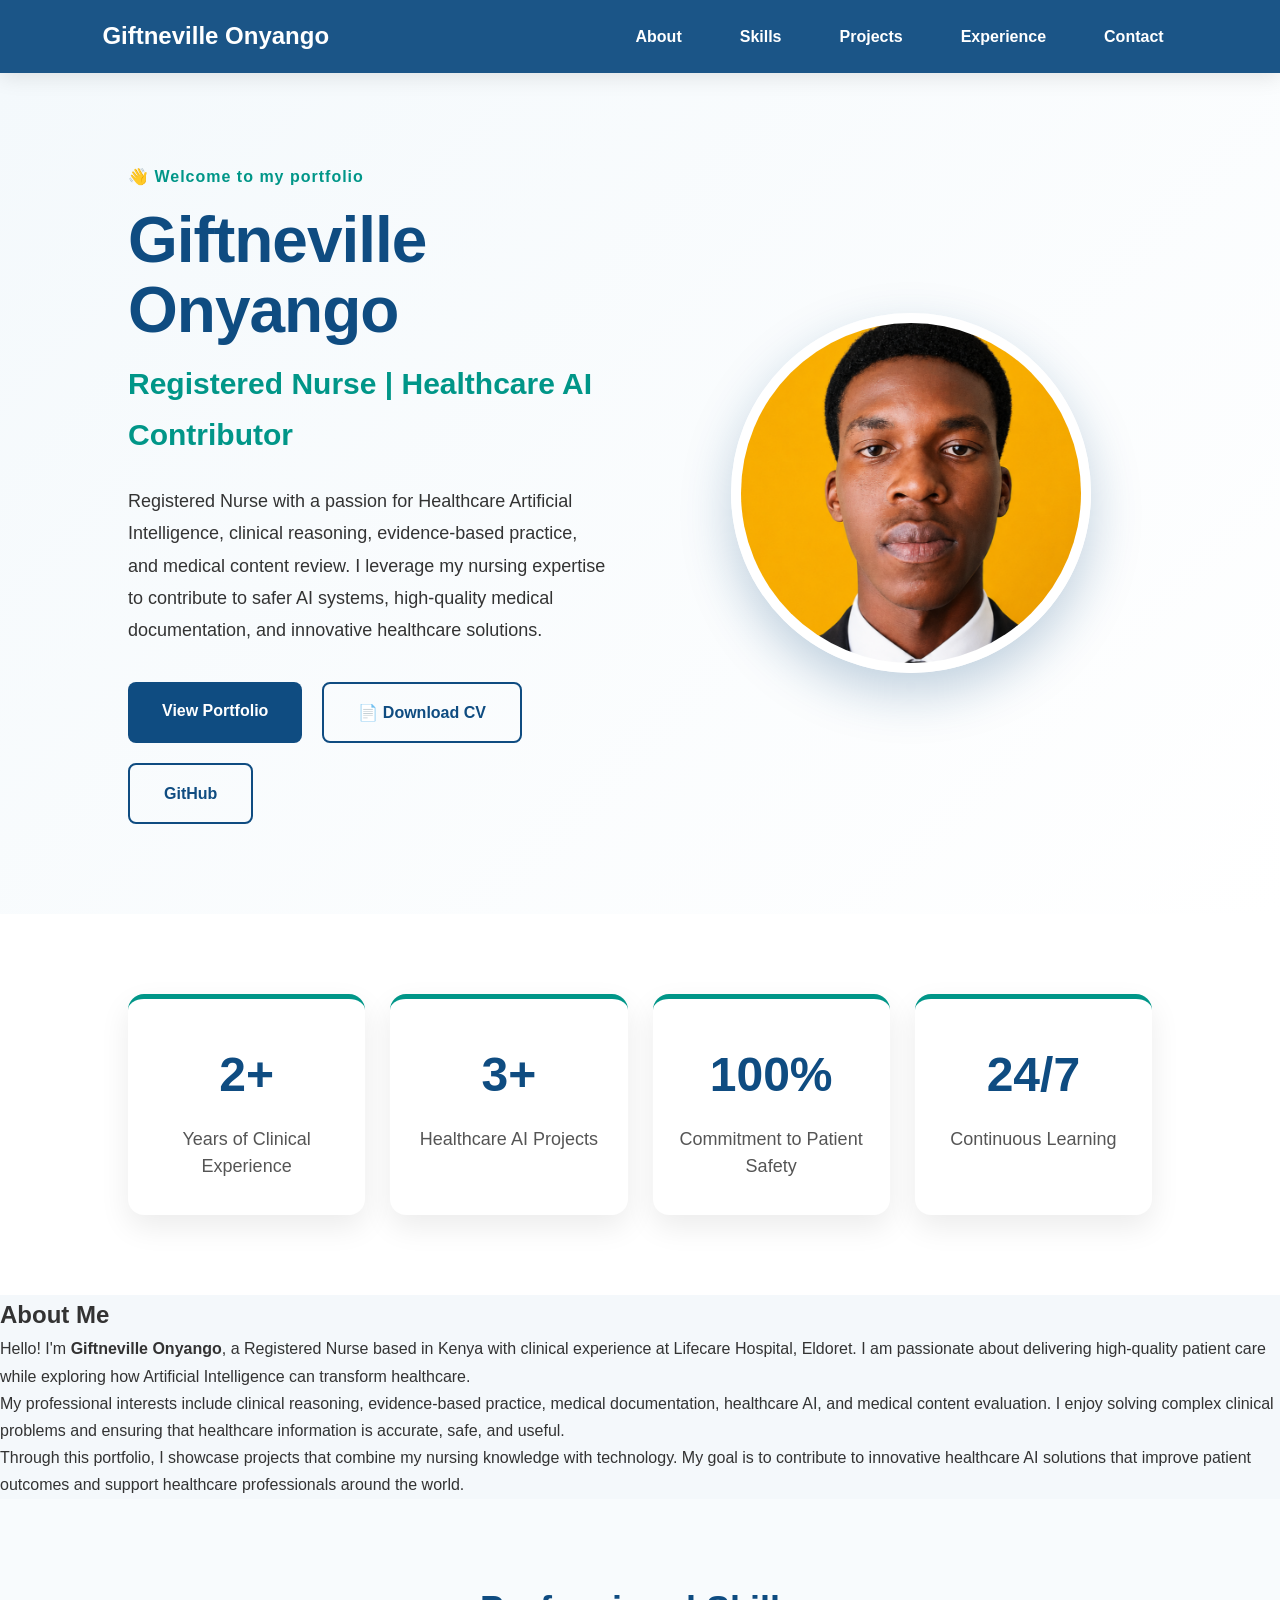
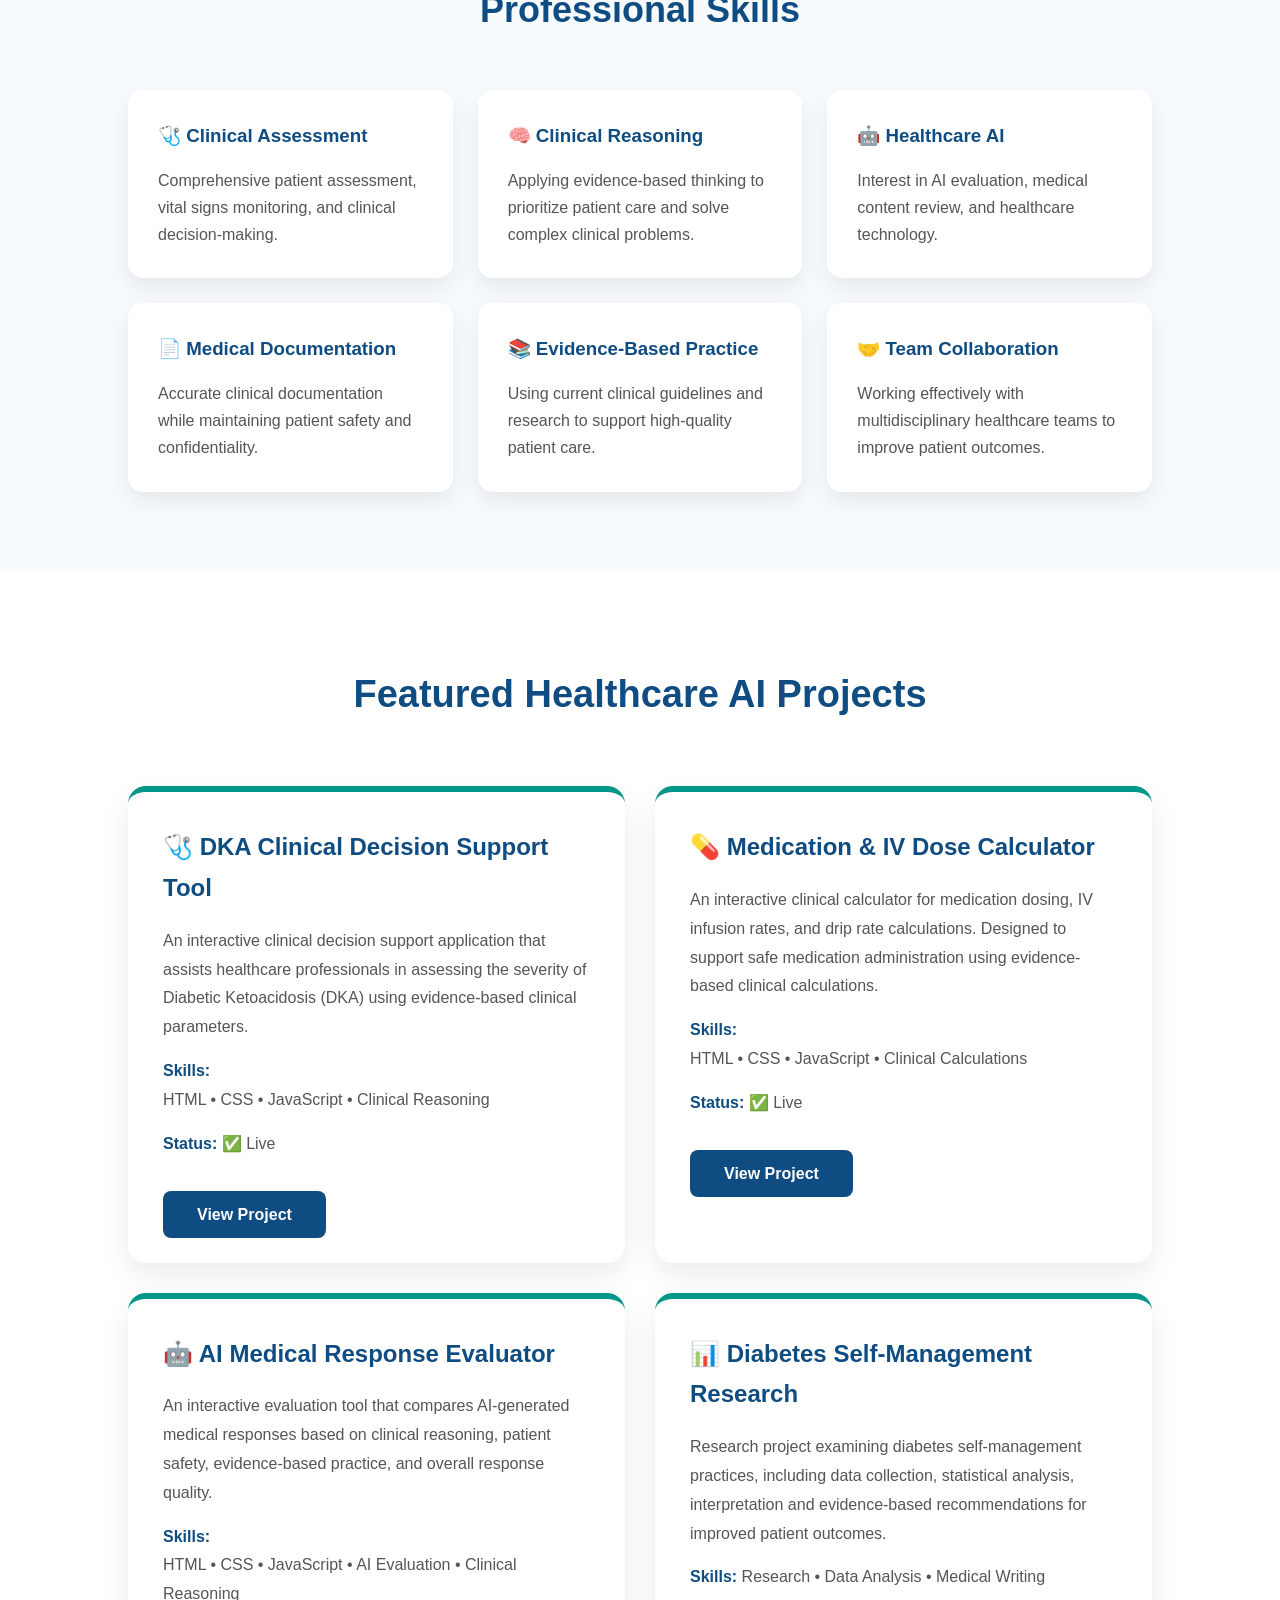
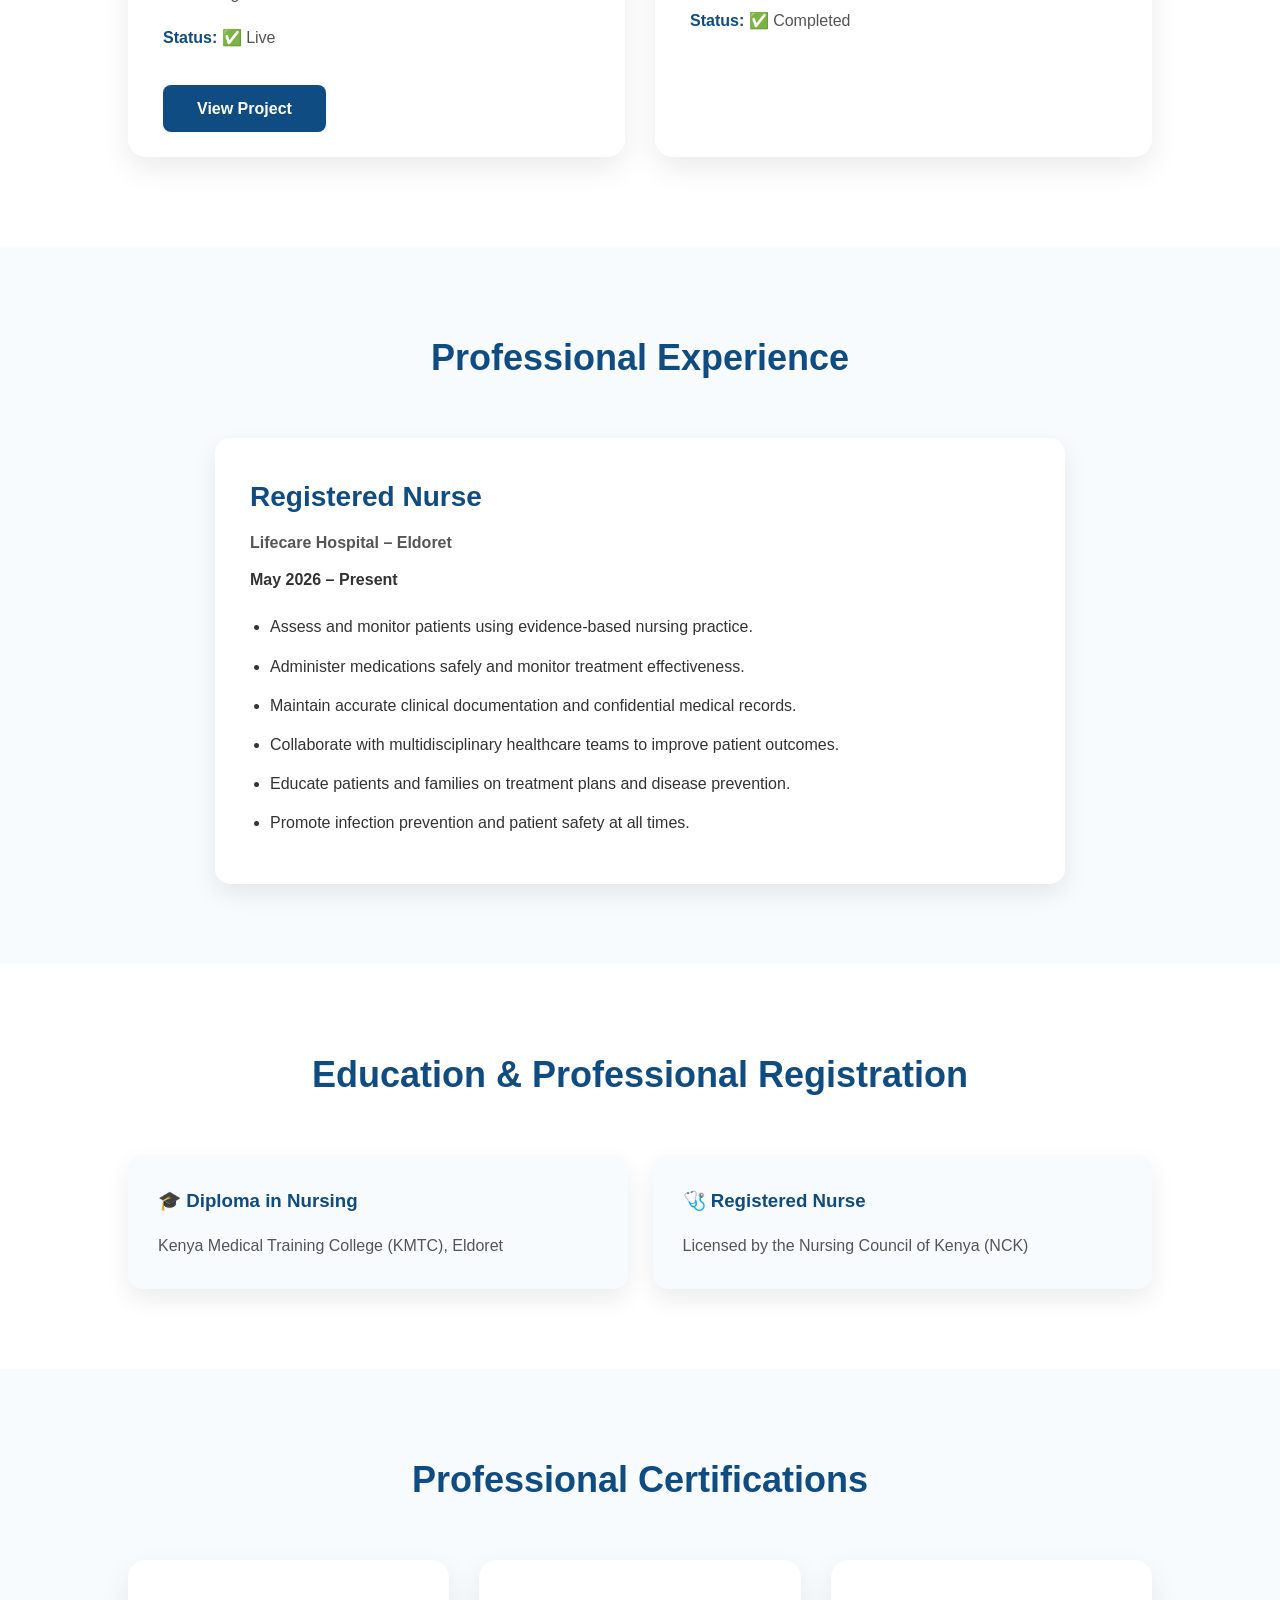
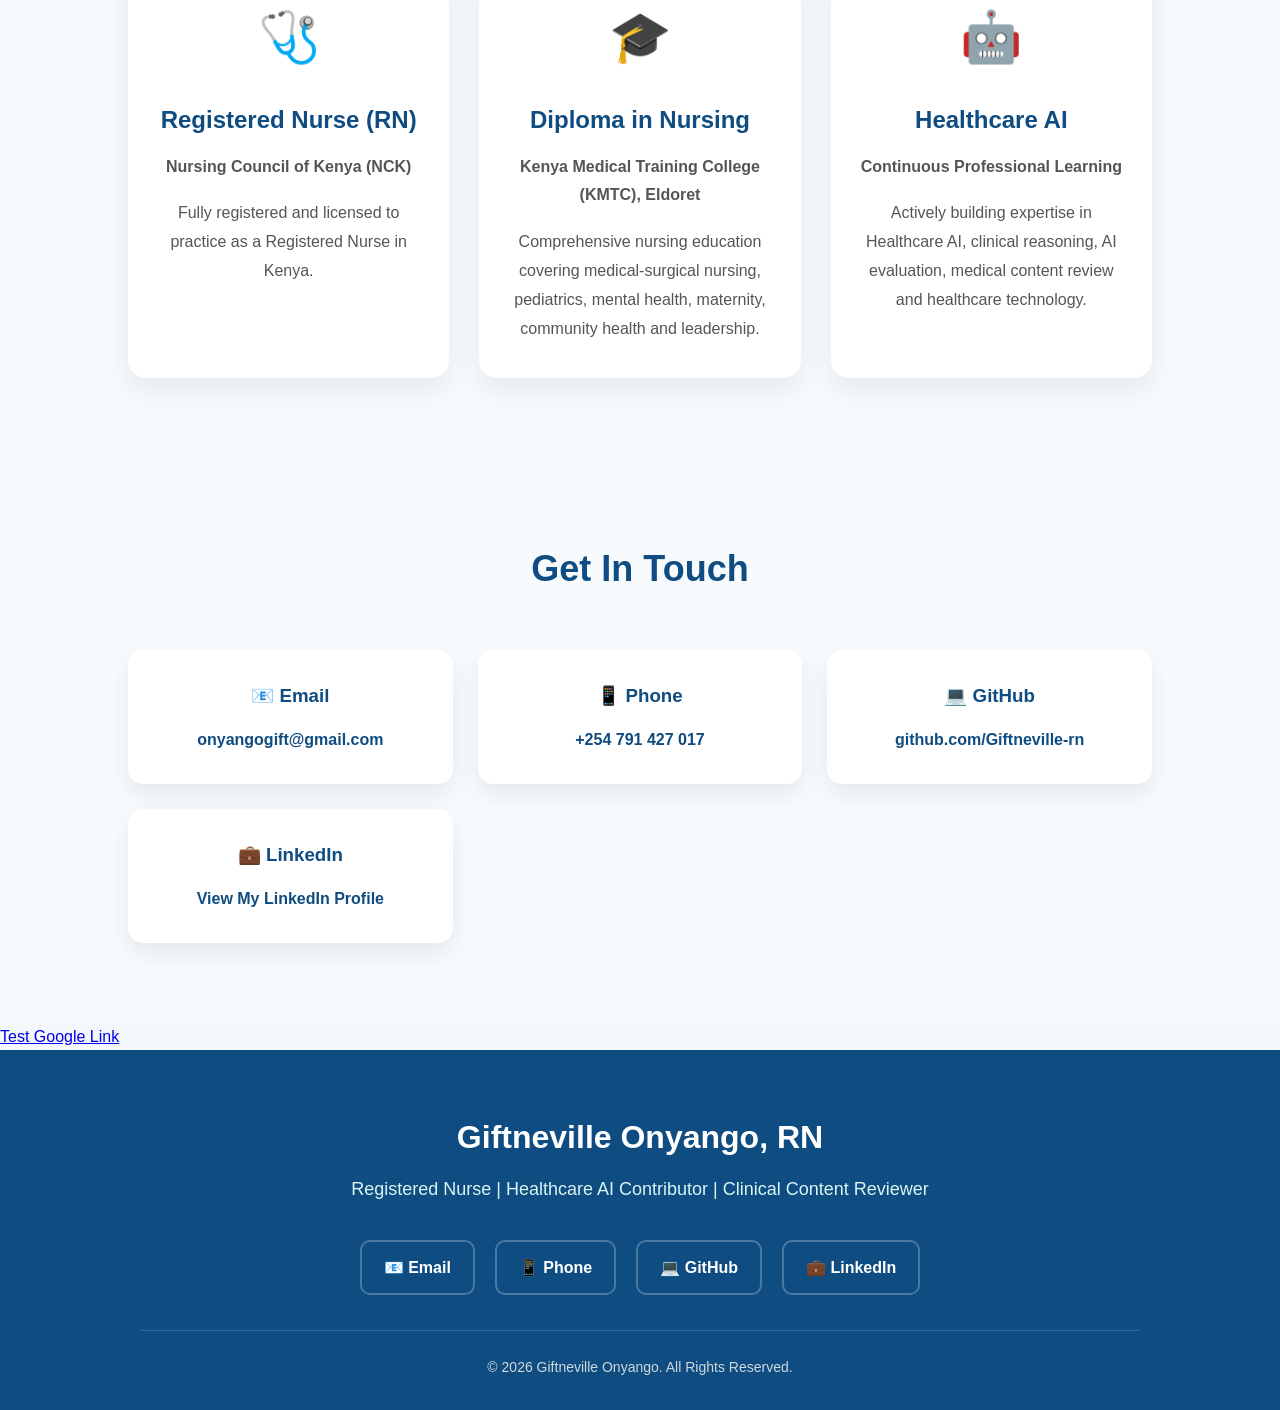
<file: index.html>
<!DOCTYPE html>
<html lang="en">
<head>
<meta charset="UTF-8">
<meta name="viewport" content="width=device-width, initial-scale=1.0">
<title>Giftneville Onyango | Registered Nurse</title>


<link rel="stylesheet" href="style.css">
</head>

<body>

<nav>

<div class="logo">
    Giftneville Onyango
</div>

<ul class="nav-links">

<li><a href="#about">About</a></li>

<li><a href="#skills">Skills</a></li>

<li><a href="#projects">Projects</a></li>

<li><a href="#experience">Experience</a></li>

<li><a href="#contact">Contact</a></li>

</ul>

</nav>

<section class="hero">

    <div class="hero-text">

        <p class="welcome">👋 Welcome to my portfolio</p>

        <h1>Giftneville Onyango</h1>

        <h2>Registered Nurse | Healthcare AI Contributor</h2>

        <p class="hero-description">
            Registered Nurse with a passion for Healthcare Artificial Intelligence,
            clinical reasoning, evidence-based practice, and medical content review.
            I leverage my nursing expertise to contribute to safer AI systems,
            high-quality medical documentation, and innovative healthcare solutions.
        </p>

        <div class="hero-buttons">

            <a href="#projects" class="btn-primary">
                View Portfolio
            </a>

            <a href="files/Giftneville_Onyango_CV.pdf"
   class="btn-secondary"
   download>
    📄 Download CV
</a>

            <a href="https://github.com/Giftneville-rn" target="_blank" class="btn-secondary">
                GitHub
            </a>

        </div>

    </div>

    <div class="hero-image">

        <img src="images/ps3.png" alt="Giftneville Onyango">

    </div>

</section>
<section id="stats">

    <div class="stats-container">

        <div class="stat-card">
            <h2>2+</h2>
            <p>Years of Clinical Experience</p>
        </div>

        <div class="stat-card">
            <h2>3+</h2>
            <p>Healthcare AI Projects</p>
        </div>

        <div class="stat-card">
            <h2>100%</h2>
            <p>Commitment to Patient Safety</p>
        </div>

        <div class="stat-card">
            <h2>24/7</h2>
            <p>Continuous Learning</p>
        </div>

    </div>

</section>
<section id="about">

    <h2>About Me</h2>

    <p>
        Hello! I'm <strong>Giftneville Onyango</strong>, a Registered Nurse based in
        Kenya with clinical experience at Lifecare Hospital, Eldoret. I am
        passionate about delivering high-quality patient care while exploring
        how Artificial Intelligence can transform healthcare.
    </p>

    <p>
        My professional interests include clinical reasoning, evidence-based
        practice, medical documentation, healthcare AI, and medical content
        evaluation. I enjoy solving complex clinical problems and ensuring that
        healthcare information is accurate, safe, and useful.
    </p>

    <p>
        Through this portfolio, I showcase projects that combine my nursing
        knowledge with technology. My goal is to contribute to innovative
        healthcare AI solutions that improve patient outcomes and support
        healthcare professionals around the world.
    </p>

</section>

<section id="skills">

    <h2>Professional Skills</h2>

    <div class="skills-container">

        <div class="skill-card">
            <h3>🩺 Clinical Assessment</h3>
            <p>Comprehensive patient assessment, vital signs monitoring, and clinical decision-making.</p>
        </div>

        <div class="skill-card">
            <h3>🧠 Clinical Reasoning</h3>
            <p>Applying evidence-based thinking to prioritize patient care and solve complex clinical problems.</p>
        </div>

        <div class="skill-card">
            <h3>🤖 Healthcare AI</h3>
            <p>Interest in AI evaluation, medical content review, and healthcare technology.</p>
        </div>

        <div class="skill-card">
            <h3>📄 Medical Documentation</h3>
            <p>Accurate clinical documentation while maintaining patient safety and confidentiality.</p>
        </div>

        <div class="skill-card">
            <h3>📚 Evidence-Based Practice</h3>
            <p>Using current clinical guidelines and research to support high-quality patient care.</p>
        </div>

        <div class="skill-card">
            <h3>🤝 Team Collaboration</h3>
            <p>Working effectively with multidisciplinary healthcare teams to improve patient outcomes.</p>
        </div>

    </div>

</section>
<section id="projects">

    <h2>Featured Healthcare AI Projects</h2>

    <div class="projects-container">

        

       <div class="project-card">

    <h3>🩺 DKA Clinical Decision Support Tool</h3>

    <p>
        An interactive clinical decision support application that assists
        healthcare professionals in assessing the severity of Diabetic
        Ketoacidosis (DKA) using evidence-based clinical parameters.
    </p>

    <p>
        <strong>Skills:</strong><br>
        HTML • CSS • JavaScript • Clinical Reasoning
    </p>

    <p>
        <strong>Status:</strong> ✅ Live
    </p>

    <br>

    <a href="dka-tool/index.html" class="btn-primary">
        View Project
    </a>

</div>
<div class="project-card">

    <h3>💊 Medication & IV Dose Calculator</h3>

    <p>
        An interactive clinical calculator for medication dosing,
        IV infusion rates, and drip rate calculations.
        Designed to support safe medication administration
        using evidence-based clinical calculations.
    </p>

    <p>
        <strong>Skills:</strong><br>
        HTML • CSS • JavaScript • Clinical Calculations
    </p>

    <p>
        <strong>Status:</strong> ✅ Live
    </p>

    <br>

    <a href="dose-calculator/index.html" class="btn-primary">
        View Project
    </a>

</div>
<div class="project-card">

    <h3>🤖 AI Medical Response Evaluator</h3>

    <p>
        An interactive evaluation tool that compares AI-generated medical
        responses based on clinical reasoning, patient safety,
        evidence-based practice, and overall response quality.
    </p>

    <p>
        <strong>Skills:</strong><br>
        HTML • CSS • JavaScript • AI Evaluation • Clinical Reasoning
    </p>

    <p>
        <strong>Status:</strong> ✅ Live
    </p>

    <br>

    <a href="ai-evaluator/index.html" class="btn-primary">
        View Project
    </a>

</div>
        <div class="project-card">

            <h3>📊 Diabetes Self-Management Research</h3>

            <p>
                Research project examining diabetes self-management practices,
                including data collection, statistical analysis, interpretation
                and evidence-based recommendations for improved patient outcomes.
            </p>

            <p><strong>Skills:</strong> Research • Data Analysis • Medical Writing</p>

            <p><strong>Status:</strong> ✅ Completed</p>

        </div>

    </div>

</section>
<section id="experience">

    <h2>Professional Experience</h2>

    <div class="experience-card">

        <h3>Registered Nurse</h3>

        <h4>Lifecare Hospital – Eldoret</h4>

        <p><strong>May 2026 – Present</strong></p>

        <ul>
            <li>Assess and monitor patients using evidence-based nursing practice.</li>
            <li>Administer medications safely and monitor treatment effectiveness.</li>
            <li>Maintain accurate clinical documentation and confidential medical records.</li>
            <li>Collaborate with multidisciplinary healthcare teams to improve patient outcomes.</li>
            <li>Educate patients and families on treatment plans and disease prevention.</li>
            <li>Promote infection prevention and patient safety at all times.</li>
        </ul>

    </div>

</section>
<section id="education">

    <h2>Education & Professional Registration</h2>

    <div class="education-container">

        <div class="education-card">

            <h3>🎓 Diploma in Nursing</h3>

            <p>
                Kenya Medical Training College (KMTC), Eldoret
            </p>

        </div>

        <div class="education-card">

            <h3>🩺 Registered Nurse</h3>

            <p>
                Licensed by the Nursing Council of Kenya (NCK)
            </p>

        </div>

    </div>

</section>
<section id="certifications">

    <h2>Professional Certifications</h2>

    <div class="certifications-container">

        <div class="certification-card">
            <div class="cert-icon">🩺</div>

            <h3>Registered Nurse (RN)</h3>

            <p class="issuer">
                Nursing Council of Kenya (NCK)
            </p>

            <p>
                Fully registered and licensed to practice as a Registered Nurse in Kenya.
            </p>
        </div>

        <div class="certification-card">
            <div class="cert-icon">🎓</div>

            <h3>Diploma in Nursing</h3>

            <p class="issuer">
                Kenya Medical Training College (KMTC), Eldoret
            </p>

            <p>
                Comprehensive nursing education covering medical-surgical nursing,
                pediatrics, mental health, maternity, community health and leadership.
            </p>
        </div>

        <div class="certification-card">
            <div class="cert-icon">🤖</div>

            <h3>Healthcare AI</h3>

            <p class="issuer">
                Continuous Professional Learning
            </p>

            <p>
                Actively building expertise in Healthcare AI, clinical reasoning,
                AI evaluation, medical content review and healthcare technology.
            </p>
        </div>

    </div>

</section>
<section id="contact">

    <h2>Get In Touch</h2>

    <div class="contact-container">

        <div class="contact-card">
            <h3>📧 Email</h3>
            <p>
    <a href="mailto:onyangogift@gmail.com">
        onyangogift@gmail.com
    </a>
</p>
        </div>

        <div class="contact-card">
            <h3>📱 Phone</h3>
            <p>
    <a href="tel:+254791427017">
        +254 791 427 017
    </a>
</p>
        </div>

        <div class="contact-card">
            <h3>💻 GitHub</h3>
            <p>
    <a href="https://github.com/Giftneville-rn" target="_blank">
        github.com/Giftneville-rn
    </a>
</p>
        </div>

       <div class="contact-card">
    <h3>💼 LinkedIn</h3>

    <p>
        <a href="https://www.linkedin.com/in/giftneville-onyango-0a129a303"
           target="_blank">
            View My LinkedIn Profile
        </a>
    </p>
</div>

</div>

</section>
<p>
    <a href="https://www.google.com" target="_blank">Test Google Link</a>
</p>
<footer>

    <div class="footer-container">

        <h2>Giftneville Onyango, RN</h2>

        <p class="footer-title">
            Registered Nurse | Healthcare AI Contributor | Clinical Content Reviewer
        </p>

        <div class="footer-links">

            <a href="mailto:onyangogift@gmail.com">
                📧 Email
            </a>

            <a href="tel:+254791427017">
                📱 Phone
            </a>

            <a href="https://github.com/Giftneville-rn" target="_blank">
                💻 GitHub
            </a>

            <a href="https://www.linkedin.com/in/giftneville-onyango-0a129a303" target="_blank">
                💼 LinkedIn
            </a>

        </div>

        <p class="footer-copy">
            © 2026 Giftneville Onyango. All Rights Reserved.
        </p>

    </div>

</footer>
<script src="script.js"></script>
</body>

</html>
</file>
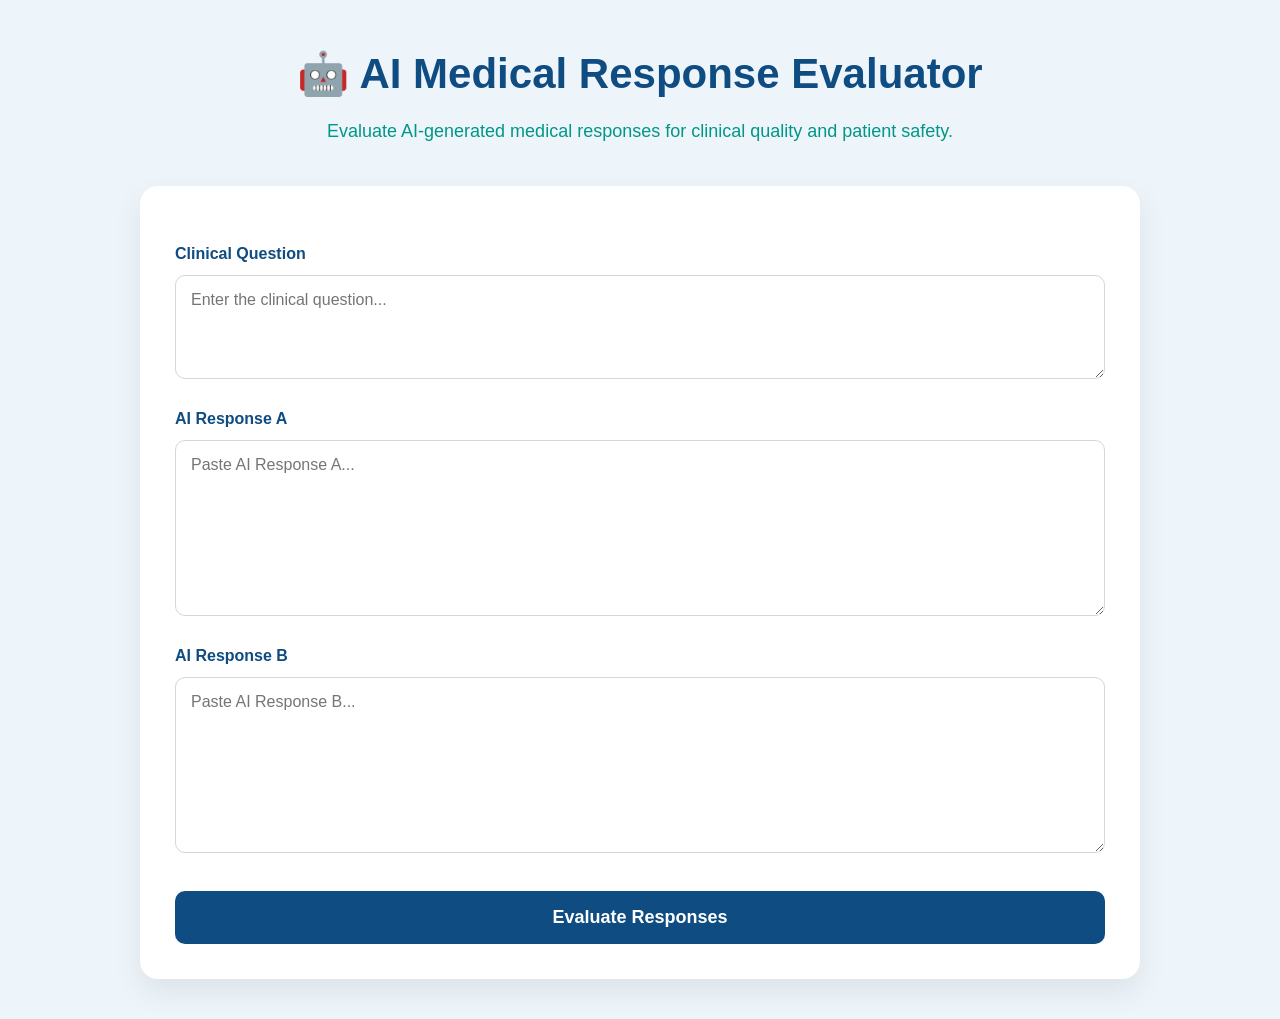
<file: ai-evaluator/index.html>
<!DOCTYPE html>
<html lang="en">

<head>

<meta charset="UTF-8">

<meta name="viewport" content="width=device-width, initial-scale=1.0">

<title>AI Medical Response Evaluator</title>

<link rel="stylesheet" href="style.css">

</head>

<body>

<div class="container">

<h1>🤖 AI Medical Response Evaluator</h1>

<p class="subtitle">

Evaluate AI-generated medical responses for clinical quality and patient safety.

</p>

<div class="card">

<label>Clinical Question</label>

<textarea
id="question"
rows="4"
placeholder="Enter the clinical question..."></textarea>

<label>AI Response A</label>

<textarea
id="responseA"
rows="8"
placeholder="Paste AI Response A..."></textarea>

<label>AI Response B</label>

<textarea
id="responseB"
rows="8"
placeholder="Paste AI Response B..."></textarea>

<button onclick="evaluateResponses()">

Evaluate Responses

</button>

</div>

<div id="results"></div>

</div>

<script src="script.js"></script>

</body>

</html>
</file>
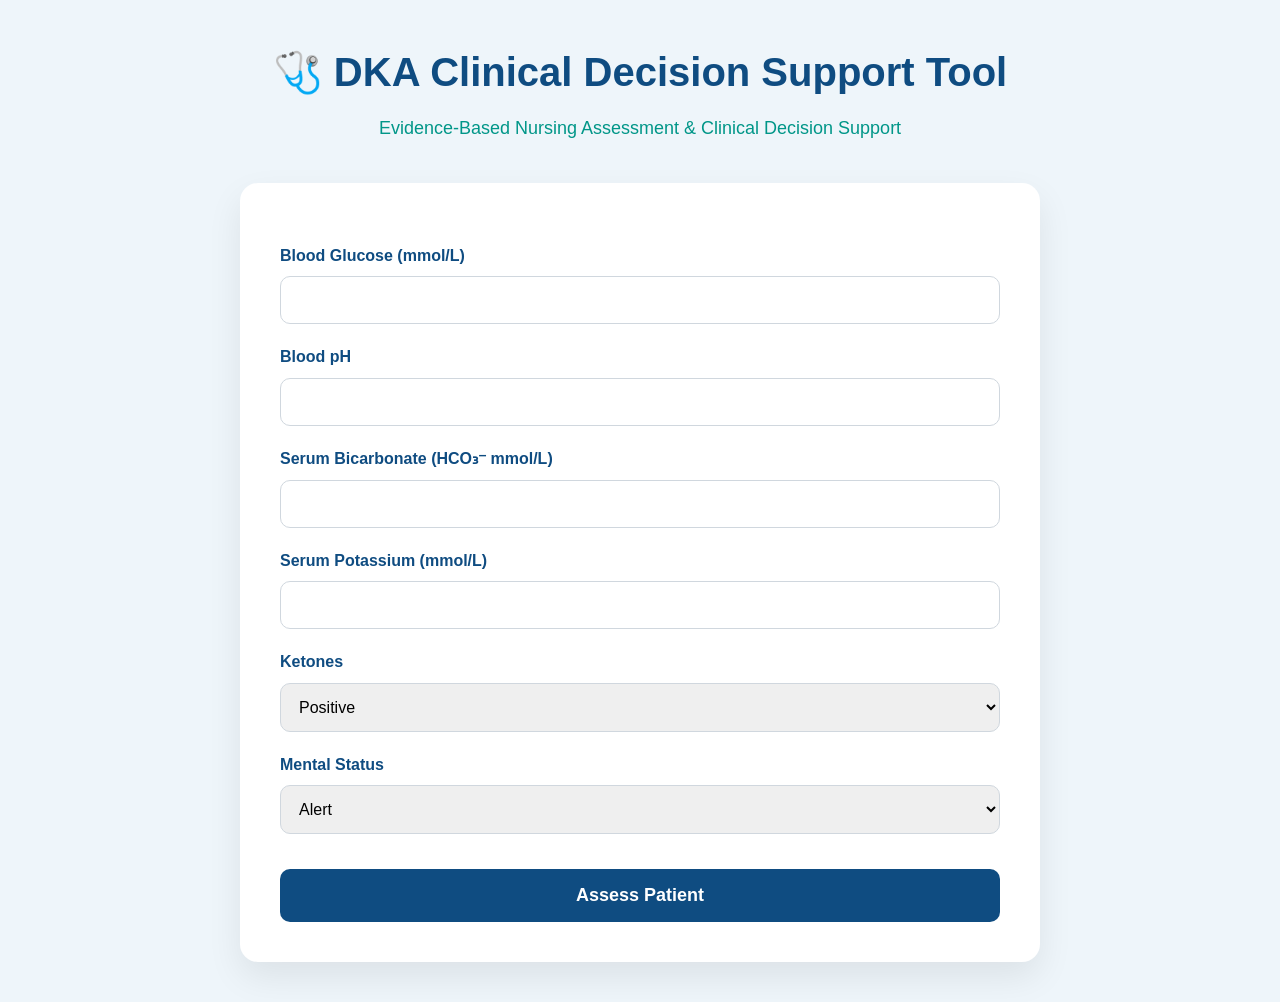
<file: dka-tool/index.html>
<!DOCTYPE html>
<html lang="en">
<head>

<meta charset="UTF-8">
<meta name="viewport" content="width=device-width, initial-scale=1.0">

<title>DKA Clinical Decision Support Tool</title>

<link rel="stylesheet" href="style.css">

</head>

<body>

<div class="container">

    <h1>🩺 DKA Clinical Decision Support Tool</h1>

    <p class="subtitle">
        Evidence-Based Nursing Assessment & Clinical Decision Support
    </p>

    <div class="card">

        <label>Blood Glucose (mmol/L)</label>
        <input type="number" id="glucose">

        <label>Blood pH</label>
        <input type="number" step="0.01" id="ph">

        <label>Serum Bicarbonate (HCO₃⁻ mmol/L)</label>
        <input type="number" id="bicarb">

        <label>Serum Potassium (mmol/L)</label>
        <input type="number" step="0.1" id="potassium">

        <label>Ketones</label>

        <select id="ketones">
            <option value="positive">Positive</option>
            <option value="negative">Negative</option>
        </select>

        <label>Mental Status</label>

        <select id="mental">

            <option>Alert</option>

            <option>Drowsy</option>

            <option>Confused</option>

            <option>Unconscious</option>

        </select>

        <button onclick="assessDKA()">

            Assess Patient

        </button>

    </div>

    <div id="results"></div>

</div>

<script src="script.js"></script>

</body>
</html>
</file>
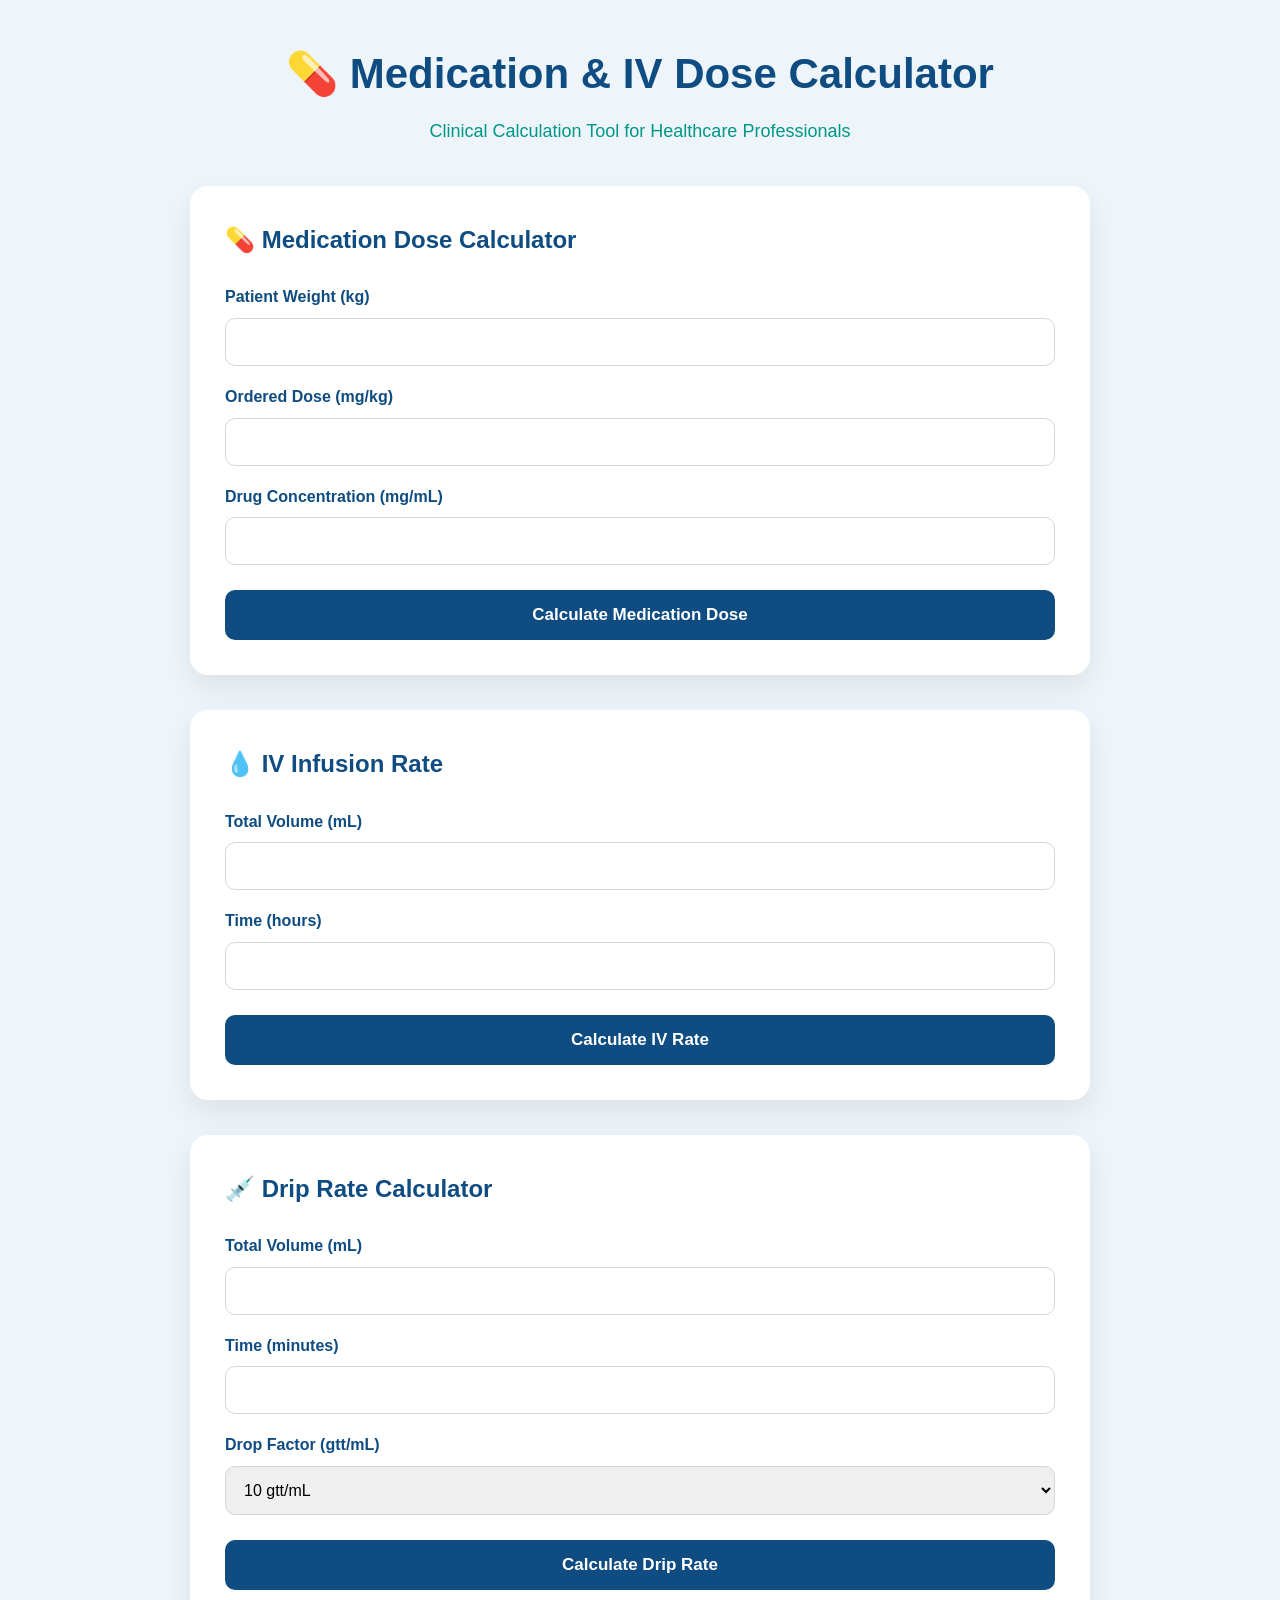
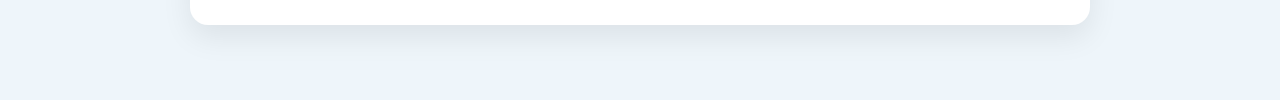
<file: dose-calculator/index.html>
<!DOCTYPE html>
<html lang="en">

<head>

    <meta charset="UTF-8">
    <meta name="viewport" content="width=device-width, initial-scale=1.0">

    <title>Medication & IV Dose Calculator</title>

    <link rel="stylesheet" href="style.css">

</head>

<body>

<div class="container">

    <h1>💊 Medication & IV Dose Calculator</h1>

    <p class="subtitle">
        Clinical Calculation Tool for Healthcare Professionals
    </p>

    <!-- Medication Dose Calculator -->

    <div class="card">

        <h2>💊 Medication Dose Calculator</h2>

        <label>Patient Weight (kg)</label>
        <input type="number" id="weight">

        <label>Ordered Dose (mg/kg)</label>
        <input type="number" id="dose">

        <label>Drug Concentration (mg/mL)</label>
        <input type="number" id="concentration">

        <button onclick="calculateMedication()">
            Calculate Medication Dose
        </button>

        <div id="medicationResult"></div>

    </div>

    <!-- IV Infusion Calculator -->

    <div class="card">

        <h2>💧 IV Infusion Rate</h2>

        <label>Total Volume (mL)</label>
        <input type="number" id="volume">

        <label>Time (hours)</label>
        <input type="number" id="hours">

        <button onclick="calculateIV()">
            Calculate IV Rate
        </button>

        <div id="ivResult"></div>

    </div>

    <!-- Drip Rate Calculator -->

    <div class="card">

        <h2>💉 Drip Rate Calculator</h2>

        <label>Total Volume (mL)</label>
        <input type="number" id="dripVolume">

        <label>Time (minutes)</label>
        <input type="number" id="minutes">

        <label>Drop Factor (gtt/mL)</label>

        <select id="dropFactor">

            <option value="10">10 gtt/mL</option>

            <option value="15">15 gtt/mL</option>

            <option value="20">20 gtt/mL</option>

            <option value="60">60 gtt/mL (Microdrip)</option>

        </select>

        <button onclick="calculateDrip()">
            Calculate Drip Rate
        </button>

        <div id="dripResult"></div>

    </div>

</div>

<script src="script.js"></script>

</body>
</html>
</file>
<file: style.css>
/* ========= RESET ========= */

*{
    margin:0;
    padding:0;
    box-sizing:border-box;
    font-family:'Segoe UI',sans-serif;
}

html{
    scroll-behavior:smooth;
}

body{
    background:#f4f8fb;
    color:#333;
    line-height:1.7;
}

/* ========= NAVIGATION ========= */

nav{
    position:sticky;
    top:0;
    display:flex;
    justify-content:space-between;
    align-items:center;
    padding:16px 8%;
    background:rgba(15,76,129,0.95);
    backdrop-filter:blur(12px);
    box-shadow:0 4px 20px rgba(0,0,0,.10);
    z-index:1000;
    transition:all .3s ease;
}

.logo{
    color:white;
    font-size:24px;
    font-weight:700;
}

.nav-links{
    display:flex;
    list-style:none;
    gap:30px;
}

.nav-links a{
    color:white;
    text-decoration:none;
    font-weight:600;
    padding:8px 14px;
    border-radius:8px;
    transition:all .3s ease;
}

.nav-links a:hover{
    background:rgba(255,255,255,.15);
    color:white;
}
/* ===== HERO SECTION ===== */

.hero{
display:flex;
align-items:center;
justify-content:space-between;
padding:90px 10%;
gap:60px;
background:linear-gradient(135deg,#f4f9fc,#ffffff);
flex-wrap:wrap;
}

.hero-text{
flex:1;
min-width:320px;
}

.hero-image{
flex:1;
display:flex;
justify-content:center;
}

.hero img{
    width:360px;
    height:360px;
    object-fit:cover;
    border-radius:50%;
    border:10px solid white;
    box-shadow:0 20px 50px rgba(15,76,129,.25);
    transition:transform .4s ease;
}
.hero img:hover{
    transform:scale(1.05);
}
.welcome{
color:#009688;
font-weight:700;
letter-spacing:1px;
margin-bottom:15px;
}

.hero h1{
    font-size:64px;
    color:#0f4c81;
    margin-bottom:12px;
    line-height:1.1;
    letter-spacing:-1px;
}

.hero h2{
    font-size:30px;
    font-weight:600;
    color:#009688;
    margin-bottom:25px;
}

.hero-description{
font-size:18px;
line-height:1.8;
max-width:650px;
margin-bottom:35px;
}

.hero-buttons{
display:flex;
gap:20px;
flex-wrap:wrap;
}

.btn-primary,
.btn-secondary{

padding:15px 34px;
border-radius:8px;
text-decoration:none;
font-weight:600;
transition:.3s;
}

.btn-primary{

background:#0f4c81;
color:white;

}

.btn-primary:hover{

transform:translateY(-3px);

}

.btn-secondary{

border:2px solid #0f4c81;
color:#0f4c81;

}

.btn-secondary:hover{

background:#0f4c81;
color:white;

}
/* ===== SKILLS SECTION ===== */

#skills{
padding:80px 10%;
background:#f8fbfd;
}

#skills h2{
text-align:center;
font-size:36px;
margin-bottom:50px;
color:#0f4c81;
}

.skills-container{
display:grid;
grid-template-columns:repeat(auto-fit,minmax(280px,1fr));
gap:25px;
}

.skill-card{
background:white;
padding:30px;
border-radius:15px;
box-shadow:0 10px 25px rgba(0,0,0,.08);
transition:.3s;
}

.skill-card:hover{
transform:translateY(-8px);
box-shadow:0 15px 35px rgba(0,0,0,.15);
}

.skill-card h3{
margin-bottom:15px;
color:#0f4c81;
}

.skill-card p{
line-height:1.7;
color:#555;
}
/* ===== PROJECTS SECTION ===== */

/* ===================================
   PROJECTS SECTION
=================================== */

#projects{
    padding:90px 10%;
    background:#ffffff;
}

#projects h2{
    text-align:center;
    font-size:38px;
    color:#0f4c81;
    margin-bottom:60px;
}

.projects-container{
    display:grid;
    grid-template-columns:repeat(auto-fit,minmax(340px,1fr));
    gap:30px;
}

.project-card{
    background:#ffffff;
    border-radius:18px;
    padding:35px;
    box-shadow:0 12px 30px rgba(0,0,0,.08);
    border-top:6px solid #009688;
    transition:all .35s ease;
}

.project-card:hover{
    transform:translateY(-10px);
    box-shadow:0 22px 45px rgba(15,76,129,.18);
}

.project-card h3{
    color:#0f4c81;
    font-size:24px;
    margin-bottom:18px;
}

.project-card p{
    color:#555;
    line-height:1.8;
    margin-bottom:15px;
}

.project-card strong{
    color:#0f4c81;
}
/* ===== EXPERIENCE SECTION ===== */

#experience{
    padding:80px 10%;
    background:#f8fbfd;
}

#experience h2{
    text-align:center;
    font-size:36px;
    margin-bottom:50px;
    color:#0f4c81;
}

.experience-card{
    max-width:850px;
    margin:auto;
    background:white;
    padding:35px;
    border-radius:15px;
    box-shadow:0 10px 25px rgba(0,0,0,.08);
}

.experience-card h3{
    color:#0f4c81;
    font-size:28px;
    margin-bottom:8px;
}

.experience-card h4{
    color:#555;
    margin-bottom:10px;
}

.experience-card p{
    font-weight:bold;
    margin-bottom:20px;
}

.experience-card ul{
    padding-left:20px;
}

.experience-card li{
    margin-bottom:12px;
    line-height:1.7;
}
/* ===== EDUCATION SECTION ===== */

#education{
    padding:80px 10%;
    background:white;
}

#education h2{
    text-align:center;
    font-size:36px;
    margin-bottom:50px;
    color:#0f4c81;
}

.education-container{
    display:grid;
    grid-template-columns:repeat(auto-fit,minmax(300px,1fr));
    gap:25px;
}

.education-card{
    background:#f8fbfd;
    padding:30px;
    border-radius:15px;
    box-shadow:0 10px 25px rgba(0,0,0,.08);
    transition:.3s;
}

.education-card:hover{
    transform:translateY(-8px);
    box-shadow:0 15px 35px rgba(0,0,0,.15);
}

.education-card h3{
    color:#0f4c81;
    margin-bottom:15px;
}

.education-card p{
    color:#555;
    line-height:1.7;
}
/* ===== CONTACT SECTION ===== */

#contact{
    padding:80px 10%;
    background:#f8fbfd;
}

#contact h2{
    text-align:center;
    font-size:36px;
    margin-bottom:50px;
    color:#0f4c81;
}

.contact-container{
    display:grid;
    grid-template-columns:repeat(auto-fit,minmax(250px,1fr));
    gap:25px;
}

.contact-card{
    background:white;
    padding:30px;
    border-radius:15px;
    box-shadow:0 10px 25px rgba(0,0,0,.08);
    text-align:center;
    transition:.3s;
}

.contact-card:hover{
    transform:translateY(-8px);
    box-shadow:0 15px 35px rgba(0,0,0,.15);
}

.contact-card h3{
    color:#0f4c81;
    margin-bottom:15px;
}

.contact-card p{
    color:#555;
    line-height:1.7;
}
/* ===== SCROLL ANIMATIONS ===== */

.hidden{
    opacity:0;
    transform:translateY(50px);
    transition:all .8s ease;
}

.show{
    opacity:1;
    transform:translateY(0);
}
.contact-card a{
    color:#0f4c81;
    text-decoration:none;
    font-weight:600;
}

.contact-card a:hover{
    color:#009688;
    text-decoration:underline;
}
/* ===================================
   STATISTICS SECTION
=================================== */

#stats{
    padding:80px 10%;
    background:#ffffff;
}

.stats-container{
    display:grid;
    grid-template-columns:repeat(auto-fit,minmax(220px,1fr));
    gap:25px;
}

.stat-card{
    background:#ffffff;
    padding:35px 25px;
    text-align:center;
    border-radius:16px;
    box-shadow:0 12px 30px rgba(0,0,0,0.08);
    transition:all 0.3s ease;
    border-top:5px solid #009688;
}

.stat-card:hover{
    transform:translateY(-8px);
    box-shadow:0 18px 40px rgba(15,76,129,0.15);
}

.stat-card h2{
    font-size:48px;
    color:#0f4c81;
    margin-bottom:10px;
    font-weight:700;
}

.stat-card p{
    font-size:18px;
    color:#555;
    font-weight:500;
    line-height:1.5;
}
/* ===================================
   CERTIFICATIONS SECTION
=================================== */

#certifications{
    padding:80px 10%;
    background:#f8fbfd;
}

#certifications h2{
    text-align:center;
    font-size:36px;
    color:#0f4c81;
    margin-bottom:50px;
}

.certifications-container{
    display:grid;
    grid-template-columns:repeat(auto-fit,minmax(300px,1fr));
    gap:30px;
}

.certification-card{
    background:#ffffff;
    border-radius:18px;
    padding:35px 30px;
    text-align:center;
    box-shadow:0 12px 30px rgba(0,0,0,.08);
    transition:all .35s ease;
}

.certification-card:hover{
    transform:translateY(-10px);
    box-shadow:0 20px 45px rgba(15,76,129,.18);
}

.cert-icon{
    font-size:50px;
    margin-bottom:20px;
}

.certification-card h3{
    color:#0f4c81;
    font-size:24px;
    margin-bottom:12px;
}

.issuer{
    color:#009688;
    font-weight:600;
    margin-bottom:18px;
}

.certification-card p{
    color:#555;
    line-height:1.8;
}
/* ===================================
   PROFESSIONAL FOOTER
=================================== */

footer{
    background:#0f4c81;
    color:white;
    padding:60px 10% 30px;
    text-align:center;
}

.footer-container{
    max-width:1000px;
    margin:auto;
}

.footer-container h2{
    font-size:32px;
    margin-bottom:10px;
    font-weight:700;
}

.footer-title{
    color:#d9f5f2;
    font-size:18px;
    margin-bottom:35px;
}

.footer-links{
    display:flex;
    justify-content:center;
    flex-wrap:wrap;
    gap:20px;
    margin-bottom:35px;
}

.footer-links a{
    color:white;
    text-decoration:none;
    font-weight:600;
    padding:12px 22px;
    border:2px solid rgba(255,255,255,.25);
    border-radius:10px;
    transition:all .3s ease;
}

.footer-links a:hover{
    background:#009688;
    border-color:#009688;
    transform:translateY(-3px);
}

.footer-copy{
    font-size:14px;
    color:#cfd8dc;
    border-top:1px solid rgba(255,255,255,.15);
    padding-top:25px;
}
</file>
<file: ai-evaluator/style.css>
/* ===================================
   AI MEDICAL RESPONSE EVALUATOR
=================================== */

*{
    margin:0;
    padding:0;
    box-sizing:border-box;
    font-family:'Segoe UI',sans-serif;
}

body{
    background:#eef5fa;
    color:#333;
    padding:40px 20px;
    line-height:1.6;
}

.container{
    max-width:1000px;
    margin:auto;
}

h1{
    text-align:center;
    color:#0f4c81;
    margin-bottom:10px;
    font-size:42px;
}

.subtitle{
    text-align:center;
    color:#009688;
    margin-bottom:40px;
    font-size:18px;
}

.card{
    background:white;
    padding:35px;
    border-radius:18px;
    box-shadow:0 12px 30px rgba(0,0,0,.08);
}

label{
    display:block;
    margin-top:20px;
    margin-bottom:8px;
    font-weight:600;
    color:#0f4c81;
}

textarea{
    width:100%;
    padding:15px;
    border:1px solid #d0d7de;
    border-radius:10px;
    resize:vertical;
    font-size:16px;
}

textarea:focus{
    outline:none;
    border-color:#009688;
    box-shadow:0 0 8px rgba(0,150,136,.25);
}

button{
    width:100%;
    margin-top:30px;
    padding:16px;
    background:#0f4c81;
    color:white;
    border:none;
    border-radius:10px;
    font-size:18px;
    font-weight:bold;
    cursor:pointer;
    transition:.3s;
}

button:hover{
    background:#0b3d68;
}

.report{
    margin-top:35px;
    background:white;
    padding:35px;
    border-radius:18px;
    box-shadow:0 12px 30px rgba(0,0,0,.08);
}

.score{
    background:#d1f7e4;
    border-left:6px solid #28a745;
    padding:18px;
    margin-top:20px;
    border-radius:10px;
}

.warning{
    background:#fff4d6;
    border-left:6px solid #f4b400;
    padding:18px;
    margin-top:20px;
    border-radius:10px;
}

.error{
    background:#ffe2e2;
    border-left:6px solid #dc3545;
    padding:18px;
    margin-top:20px;
    border-radius:10px;
}

@media(max-width:768px){

    h1{
        font-size:32px;
    }

    .card,
    .report{
        padding:25px;
    }

}
</file>
<file: dka-tool/style.css>
/* ===================================
   DKA CLINICAL DECISION SUPPORT TOOL
=================================== */

*{
    margin:0;
    padding:0;
    box-sizing:border-box;
    font-family:'Segoe UI',sans-serif;
}

body{
    background:#eef5fa;
    color:#333;
    line-height:1.6;
    padding:40px 20px;
}

.container{
    max-width:800px;
    margin:auto;
}

h1{
    text-align:center;
    color:#0f4c81;
    margin-bottom:10px;
    font-size:40px;
}

.subtitle{
    text-align:center;
    color:#009688;
    font-size:18px;
    margin-bottom:40px;
}

.card{
    background:white;
    padding:40px;
    border-radius:18px;
    box-shadow:0 15px 35px rgba(0,0,0,.08);
}

label{
    display:block;
    margin-top:20px;
    margin-bottom:8px;
    font-weight:600;
    color:#0f4c81;
}

input,
select{
    width:100%;
    padding:14px;
    border:1px solid #d0d7de;
    border-radius:10px;
    font-size:16px;
}

input:focus,
select:focus{
    outline:none;
    border-color:#009688;
    box-shadow:0 0 8px rgba(0,150,136,.2);
}

button{
    width:100%;
    margin-top:35px;
    padding:16px;
    border:none;
    border-radius:10px;
    background:#0f4c81;
    color:white;
    font-size:18px;
    font-weight:bold;
    cursor:pointer;
    transition:.3s;
}

button:hover{
    background:#0c3d67;
}

#results{
    margin-top:35px;
    background:white;
    padding:30px;
    border-radius:18px;
    box-shadow:0 12px 30px rgba(0,0,0,.08);
    display:none;
}

.result-title{
    color:#0f4c81;
    margin-bottom:20px;
}

.result-section{
    margin-bottom:20px;
}

.alert{
    background:#fff3cd;
    border-left:5px solid #ffc107;
    padding:15px;
    border-radius:8px;
    margin-top:10px;
}

.success{
    background:#d1f7e4;
    border-left:5px solid #28a745;
    padding:15px;
    border-radius:8px;
    margin-top:10px;
}

.danger{
    background:#ffe2e2;
    border-left:5px solid #dc3545;
    padding:15px;
    border-radius:8px;
    margin-top:10px;
}
</file>
<file: dose-calculator/style.css>
/* ===================================
   MEDICATION & IV DOSE CALCULATOR
=================================== */

*{
    margin:0;
    padding:0;
    box-sizing:border-box;
    font-family:'Segoe UI',sans-serif;
}

body{
    background:#eef5fa;
    color:#333;
    padding:40px 20px;
    line-height:1.6;
}

.container{
    max-width:900px;
    margin:auto;
}

h1{
    text-align:center;
    color:#0f4c81;
    margin-bottom:10px;
    font-size:42px;
}

.subtitle{
    text-align:center;
    color:#009688;
    margin-bottom:40px;
    font-size:18px;
}

.card{
    background:white;
    margin-bottom:35px;
    padding:35px;
    border-radius:18px;
    box-shadow:0 12px 30px rgba(0,0,0,.08);
}

.card h2{
    color:#0f4c81;
    margin-bottom:25px;
}

label{
    display:block;
    margin-top:18px;
    margin-bottom:8px;
    font-weight:600;
    color:#0f4c81;
}

input,
select{
    width:100%;
    padding:14px;
    border:1px solid #d0d7de;
    border-radius:10px;
    font-size:16px;
}

input:focus,
select:focus{
    outline:none;
    border-color:#009688;
    box-shadow:0 0 8px rgba(0,150,136,.25);
}

button{
    width:100%;
    margin-top:25px;
    padding:15px;
    background:#0f4c81;
    color:white;
    border:none;
    border-radius:10px;
    font-size:17px;
    font-weight:bold;
    cursor:pointer;
    transition:.3s;
}

button:hover{
    background:#0b3d68;
}

.result{
    margin-top:25px;
    padding:20px;
    border-radius:10px;
    background:#d1f7e4;
    border-left:6px solid #28a745;
    font-size:18px;
    font-weight:600;
}

.error{
    margin-top:25px;
    padding:20px;
    border-radius:10px;
    background:#ffe2e2;
    border-left:6px solid #dc3545;
    font-size:16px;
    font-weight:600;
}

@media(max-width:768px){

    h1{
        font-size:32px;
    }

    .card{
        padding:25px;
    }

}
</file>
